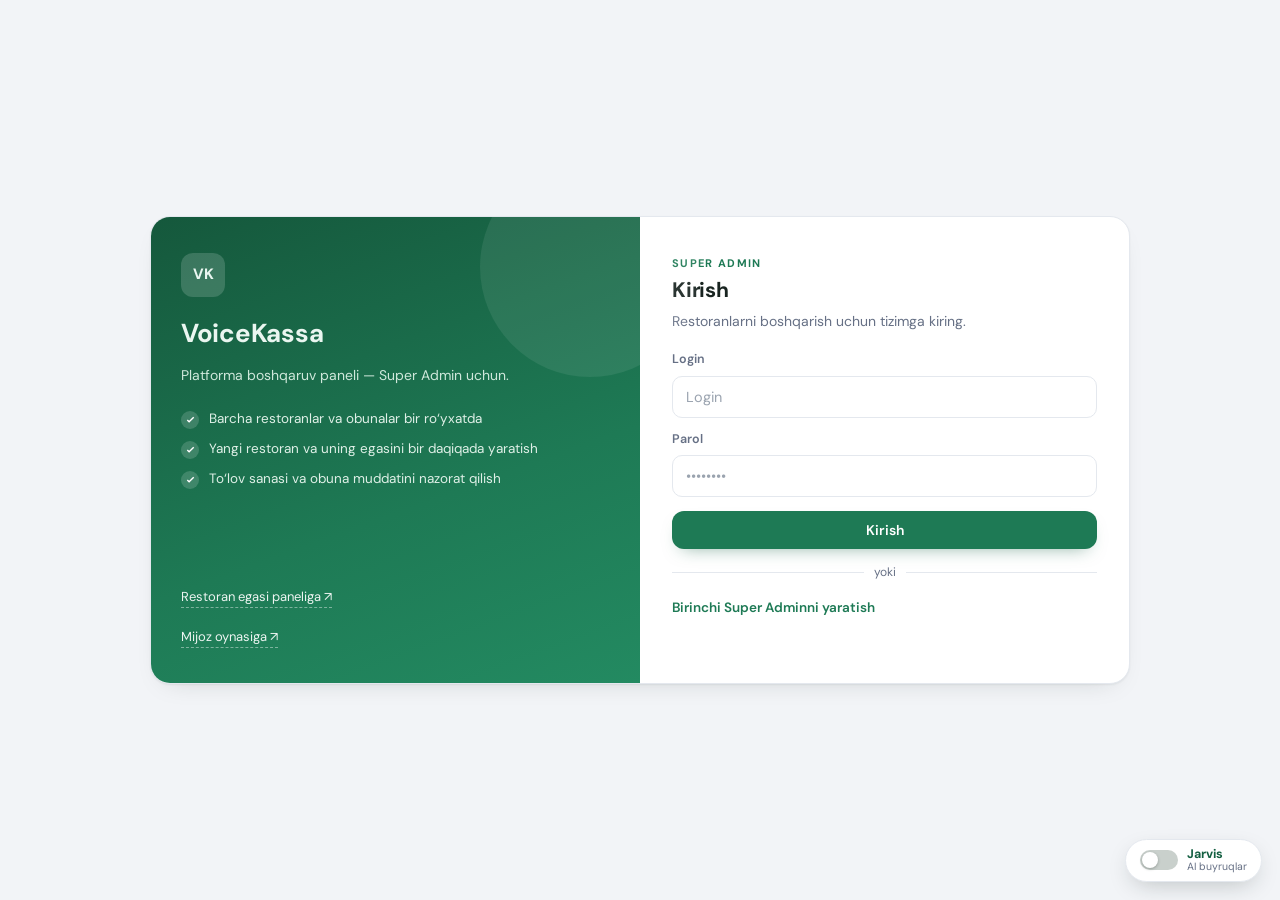
<file: frontend/super-admin.html>
<!doctype html>
<html lang="uz">
<head>
  <meta charset="UTF-8" />
  <meta name="viewport" content="width=device-width, initial-scale=1.0" />
  <meta name="theme-color" content="#f2f4f7" />
  <title>VoiceKassa | Super Admin</title>
  <link rel="stylesheet" href="admin.css?v=5" />
  <script>
    // Kun/Tun (light/dark) rejimini sahifa yuklanishidan OLDIN qo'llaymiz — miltillash bo'lmasligi uchun
    try { document.documentElement.dataset.theme = localStorage.getItem("vk_theme") === "dark" ? "dark" : "light"; } catch (e) {}
  </script>
</head>
<body class="app-bg">
<main>
  <!-- ======================= KIRISH EKRANI ======================= -->
  <section id="super-auth" class="auth-wrap">
    <div class="auth-card">
      <aside class="auth-aside">
        <span class="brand-chip">VK</span>
        <h1>VoiceKassa</h1>
        <p class="tagline">Platforma boshqaruv paneli — Super Admin uchun.</p>
        <ul class="aside-list">
          <li>Barcha restoranlar va obunalar bir ro‘yxatda</li>
          <li>Yangi restoran va uning egasini bir daqiqada yaratish</li>
          <li>To‘lov sanasi va obuna muddatini nazorat qilish</li>
        </ul>
        <div class="aside-foot">
          <a href="admin.html">Restoran egasi paneliga ↗</a><br /><br />
          <a href="index.html">Mijoz oynasiga ↗</a>
        </div>
      </aside>

      <div class="auth-main">
        <span class="step-label">Super Admin</span>
        <h2>Kirish</h2>
        <p class="lead">Restoranlarni boshqarish uchun tizimga kiring.</p>

        <form id="super-login-form" novalidate>
          <div class="field" style="margin-bottom:12px">
            <label for="sa-login">Login</label>
            <input class="ctl" id="sa-login" name="login" autocomplete="username" placeholder="Login" required />
          </div>
          <div class="field" style="margin-bottom:14px">
            <label for="sa-password">Parol</label>
            <input class="ctl" id="sa-password" name="password" type="password" autocomplete="current-password" placeholder="••••••••" required />
          </div>
          <button class="btn btn-primary btn-block" type="submit">Kirish</button>
        </form>

        <div class="divider">yoki</div>
        <button class="text-btn" id="show-first-super-form" type="button">Birinchi Super Adminni yaratish</button>

        <form id="first-super-form" hidden novalidate>
          <div class="form-grid">
            <div class="field"><label>F.I.SH</label><input class="ctl" name="fullName" placeholder="To‘liq ism" required /></div>
            <div class="field"><label>Telefon</label><input class="ctl" name="phoneNumber" type="tel" placeholder="+998 90 123 45 67" /></div>
            <div class="field"><label>Yangi login</label><input class="ctl" name="login" autocomplete="username" placeholder="admin" required /></div>
            <div class="field"><label>Yangi parol</label><input class="ctl" name="password" type="password" autocomplete="new-password" placeholder="••••••••" required /></div>
            <div class="field"><label>O‘rnatish kaliti (faqat production)</label><input class="ctl" name="setupKey" type="password" autocomplete="off" /></div>
          </div>
          <button class="btn btn-primary btn-block" type="submit" style="margin-top:14px">Yaratish</button>
        </form>
        <p class="form-message" id="super-auth-message"></p>
      </div>
    </div>
  </section>
<!-- ======================= DASHBOARD ======================= -->
  <div id="super-dashboard" hidden>
    <div class="shell">
      <aside class="sidebar">
        <div class="side-brand">
          <span class="brand-chip">VK</span>
          <span style="min-width:0"><strong>VoiceKassa</strong><small>Super Admin paneli</small></span>
        </div>
        <nav aria-label="Super Admin menyusi">
          <button class="nav-item active" type="button" data-view="restaurants"><span class="icon-chip">▦</span><span>Restoranlar</span><b class="chev">›</b></button>
          <button class="nav-item" type="button" data-view="create"><span class="icon-chip">＋</span><span>Restoran yaratish</span><b class="chev">›</b></button>
          <button class="nav-item" type="button" data-view="markets"><span class="icon-chip">▤</span><span>Supermarketlar</span><b class="chev">›</b></button>
          <button class="nav-item" type="button" data-view="market-create"><span class="icon-chip">＋</span><span>Supermarket yaratish</span><b class="chev">›</b></button>
          <button class="nav-item" type="button" data-view="system"><span class="icon-chip">⚙</span><span>Tizim sozlamalari</span><b class="chev">›</b></button>
          <button class="nav-item" type="button" data-view="ai"><span class="icon-chip">🤖</span><span>AI yordamchi</span><b class="chev">›</b></button>
        </nav>
        <span class="side-spacer"></span>
        <button class="btn btn-ghost btn-block" id="sa-logout-button" type="button" style="margin-top:10px">Chiqish</button>
        <div class="side-links">
          <a href="admin.html">Restoran egasi paneli ↗</a>
          <a href="index.html">Mijoz oynasi ↗</a>
        </div>
      </aside>

      <main class="content">
        <header class="topbar">
          <div>
            <h1 id="sa-view-title">Restoranlar</h1>
            <p class="topbar-sub" id="sa-view-subtitle">Restoranlar va obunalarni boshqaring.</p>
          </div>
          <span class="flash" id="sa-flash" hidden></span>
          <button class="btn btn-ghost btn-sm" id="theme-toggle" type="button" title="Kun/Tun rejimlarini almashtirish">☀️</button>
        </header>

        <section data-view-panel="restaurants" style="display:flex;flex-direction:column;gap:18px">
          <div class="stats-row">
            <div class="stat stat--g"><small>Jami restoranlar</small><strong class="stat-value" id="sa-total">0</strong><span class="stat-note">platformada</span></div>
            <div class="stat stat--a"><small>Faol obuna</small><strong class="stat-value" id="sa-active">0</strong><span class="stat-note">muddati o‘tmagan</span></div>
            <div class="stat stat--c"><small>Muddati tugagan</small><strong class="stat-value" id="sa-expired">0</strong><span class="stat-note">obuna yangilanishi kerak</span></div>
            <div class="stat stat--v"><small>Passiv</small><strong class="stat-value" id="sa-passive">0</strong><span class="stat-note">vaqtincha o‘chirilgan</span></div>
          </div>

          <article class="card">
            <div class="tools">
              <span class="step-label">RESTORANLAR RO‘YXATI</span>
              <div class="search-box" style="max-width:340px;margin-left:auto">
                <input class="ctl" id="restaurant-search" placeholder="Nom, xo‘jayin yoki telefon bo‘yicha izlash..." />
              </div>
              <button class="btn btn-primary btn-sm" id="show-create-view" type="button">＋ Restoran qo‘shish</button>
            </div>
            <div class="table-wrap">
              <table class="data-table">
                <thead>
                  <tr><th>ID</th><th>Restoran</th><th>Xo‘jayin</th><th>Telefon</th><th>To‘lov summasi</th><th>To‘lov sanasi</th><th>Obuna</th><th>Holati</th><th></th></tr>
                </thead>
                <tbody id="restaurant-list">
                  <tr><td colspan="9" style="text-align:center;color:var(--muted)">Yuklanmoqda...</td></tr>
                </tbody>
              </table>
            </div>
            <div class="pagination-bar" id="restaurant-pagination"></div>
          </article>

        </section>

        <!-- ======================= RESTORAN MA'LUMOTI — ALOHIDA SAHIFA ======================= -->
        <section data-view-panel="restaurant-detail" hidden style="display:flex;flex-direction:column;gap:18px">
          <article class="card" id="restaurant-details">
            <div class="detail-topbar">
              <button class="btn btn-ghost btn-sm" id="restaurant-detail-back" type="button">← Orqaga qaytish</button>
              <span class="step-label">RESTORAN MA’LUMOTI</span>
            </div>
            <div class="card-head">
              <div><h3 id="selected-restaurant">Restoran tanlang</h3></div>
              <div style="display:flex;gap:8px;flex-wrap:wrap" id="owner-actions" hidden>
                <button class="btn btn-ghost btn-sm" id="toggle-owner-status" type="button">Passiv qilish</button>
                <button class="btn btn-ghost btn-sm" id="show-reset-form" type="button">🔑 Login/parolni tiklash</button>
                <button class="btn btn-ghost btn-sm" id="edit-restaurant-owner" type="button">Egani tahrirlash</button>
                <button class="btn btn-ghost btn-sm" id="edit-restaurant-business" type="button">Biznesni tahrirlash</button>
                <button class="btn btn-ghost btn-sm" id="archive-restaurant-business" type="button">Arxivlash</button>
              </div>
            </div>
            <div id="payment-details"><p class="empty" style="margin-top:0">Restoran tanlansangiz, batafsil ma’lumot shu yerda chiqadi.</p></div>
            <form id="restaurant-business-form" hidden novalidate>
              <div class="form-grid" style="margin-top:14px">
                <div class="field"><label for="restaurant-business-name">Restoran nomi</label><input class="ctl" id="restaurant-business-name" required /></div>
                <div class="field"><label for="restaurant-business-phone">Telefon</label><input class="ctl" id="restaurant-business-phone" /></div>
                <div class="field"><label for="restaurant-business-address">Manzil</label><input class="ctl" id="restaurant-business-address" /></div>
              </div>
              <div style="display:flex;gap:10px;margin-top:12px">
                <button class="btn btn-primary btn-sm" type="submit">Saqlash</button>
                <button class="btn btn-ghost btn-sm" type="button" id="cancel-restaurant-business-edit">Bekor qilish</button>
              </div>
              <p class="form-message" id="restaurant-business-message"></p>
            </form>
            <form id="restaurant-owner-form" hidden novalidate>
              <div class="form-grid" style="margin-top:14px">
                <div class="field"><label for="restaurant-owner-name">Ega F.I.SH</label><input class="ctl" id="restaurant-owner-name" required /></div>
                <div class="field"><label for="restaurant-owner-phone">Ega telefoni</label><input class="ctl" id="restaurant-owner-phone" /></div>
                <div class="field"><label for="restaurant-owner-amount">To‘lov summasi</label><input class="ctl" id="restaurant-owner-amount" type="number" min="0" required /></div>
                <div class="field"><label for="restaurant-owner-paid-at">To‘lov sanasi</label><input class="ctl" id="restaurant-owner-paid-at" type="datetime-local" required /></div>
                <div class="field"><label for="restaurant-owner-months">Obuna (oy)</label><input class="ctl" id="restaurant-owner-months" type="number" min="1" max="360" required /></div>
              </div>
              <div style="display:flex;gap:10px;margin-top:12px">
                <button class="btn btn-primary btn-sm" type="submit">Saqlash</button>
                <button class="btn btn-ghost btn-sm" type="button" id="cancel-restaurant-owner-edit">Bekor qilish</button>
              </div>
              <p class="form-message" id="restaurant-owner-message"></p>
            </form>
            <form id="reset-credentials-form" hidden novalidate>
              <div class="form-grid" style="margin-top:14px">
                <div class="field"><label for="new-owner-login">Yangi login (o‘zgarmasa bo‘sh qoldiring)</label><input class="ctl" id="new-owner-login" autocomplete="off" /></div>
                <div class="field"><label for="new-owner-password">Yangi parol (o‘zgarmasa bo‘sh qoldiring)</label><input class="ctl" id="new-owner-password" type="password" autocomplete="new-password" placeholder="••••••••" /></div>
              </div>
              <div style="display:flex;gap:10px;margin-top:12px">
                <button class="btn btn-primary btn-sm" type="submit">Saqlash</button>
                <button class="btn btn-ghost btn-sm" type="button" id="cancel-reset-form">Bekor qilish</button>
              </div>
              <p class="form-message" id="reset-credentials-message"></p>
            </form>
          </article>
          <div class="detail-page-foot">
            <button class="btn btn-ghost btn-block" id="restaurant-detail-back-foot" type="button">← Orqaga qaytish</button>
          </div>
        </section>
<section data-view-panel="markets" hidden style="display:flex;flex-direction:column;gap:18px">
          <div class="stats-row">
            <div class="stat stat--g"><small>Jami supermarketlar</small><strong class="stat-value" id="market-total">0</strong><span class="stat-note">platformada</span></div>
            <div class="stat stat--a"><small>Faol obuna</small><strong class="stat-value" id="market-active">0</strong><span class="stat-note">muddati o‘tmagan</span></div>
            <div class="stat stat--c"><small>Muddati tugagan</small><strong class="stat-value" id="market-expired">0</strong><span class="stat-note">obuna yangilanishi kerak</span></div>
            <div class="stat stat--v"><small>Passiv</small><strong class="stat-value" id="market-passive">0</strong><span class="stat-note">vaqtincha o‘chirilgan</span></div>
          </div>

          <article class="card">
            <div class="tools">
              <span class="step-label">SUPERMARKETLAR RO‘YXATI</span>
              <div class="search-box" style="max-width:340px;margin-left:auto">
                <input class="ctl" id="market-search" placeholder="Nom, xo‘jayin yoki telefon bo‘yicha izlash..." />
              </div>
              <button class="btn btn-primary btn-sm" id="show-create-market-view" type="button">＋ Supermarket qo‘shish</button>
            </div>
            <div class="table-wrap">
              <table class="data-table">
                <thead>
                  <tr><th>ID</th><th>Supermarket</th><th>Xo‘jayin</th><th>Telefon</th><th>To‘lov summasi</th><th>To‘lov sanasi</th><th>Obuna</th><th>Holati</th><th></th></tr>
                </thead>
                <tbody id="market-list">
                  <tr><td colspan="9" style="text-align:center;color:var(--muted)">Yuklanmoqda...</td></tr>
                </tbody>
              </table>
            </div>
            <div class="pagination-bar" id="market-pagination"></div>
          </article>
        </section>

        <!-- ======================= SUPERMARKET MA'LUMOTI — ALOHIDA SAHIFA ======================= -->
        <section data-view-panel="market-detail" hidden style="display:flex;flex-direction:column;gap:18px">
          <article class="card" id="market-details">
            <div class="detail-topbar">
              <button class="btn btn-ghost btn-sm" id="market-detail-back" type="button">← Orqaga qaytish</button>
              <span class="step-label">SUPERMARKET MA’LUMOTI</span>
            </div>
            <div class="card-head">
              <div><h3 id="selected-market">Supermarket tanlang</h3></div>
              <div style="display:flex;gap:8px;flex-wrap:wrap" id="market-owner-actions" hidden>
                <button class="btn btn-ghost btn-sm" id="market-toggle-status" type="button">Passiv qilish</button>
                <button class="btn btn-ghost btn-sm" id="market-show-reset-form" type="button">🔑 Login/parolni tiklash</button>
                <button class="btn btn-ghost btn-sm" id="edit-market-owner" type="button">Egani tahrirlash</button>
                <button class="btn btn-ghost btn-sm" id="edit-market-business" type="button">Biznesni tahrirlash</button>
                <button class="btn btn-ghost btn-sm" id="archive-market-business" type="button">Arxivlash</button>
              </div>
            </div>
            <div id="market-payment-details"><p class="empty" style="margin-top:0">Supermarket tanlansangiz, batafsil ma’lumot shu yerda chiqadi.</p></div>
            <form id="market-business-form" hidden novalidate>
              <div class="form-grid" style="margin-top:14px">
                <div class="field"><label for="market-business-name">Supermarket nomi</label><input class="ctl" id="market-business-name" required /></div>
                <div class="field"><label for="market-business-phone">Telefon</label><input class="ctl" id="market-business-phone" /></div>
                <div class="field"><label for="market-business-address">Manzil</label><input class="ctl" id="market-business-address" /></div>
              </div>
              <div style="display:flex;gap:10px;margin-top:12px">
                <button class="btn btn-primary btn-sm" type="submit">Saqlash</button>
                <button class="btn btn-ghost btn-sm" type="button" id="cancel-market-business-edit">Bekor qilish</button>
              </div>
              <p class="form-message" id="market-business-message"></p>
            </form>
            <form id="market-owner-form" hidden novalidate>
              <div class="form-grid" style="margin-top:14px">
                <div class="field"><label for="market-owner-name">Ega F.I.SH</label><input class="ctl" id="market-owner-name" required /></div>
                <div class="field"><label for="market-owner-phone">Ega telefoni</label><input class="ctl" id="market-owner-phone" /></div>
                <div class="field"><label for="market-owner-amount">To‘lov summasi</label><input class="ctl" id="market-owner-amount" type="number" min="0" required /></div>
                <div class="field"><label for="market-owner-paid-at">To‘lov sanasi</label><input class="ctl" id="market-owner-paid-at" type="datetime-local" required /></div>
                <div class="field"><label for="market-owner-months">Obuna (oy)</label><input class="ctl" id="market-owner-months" type="number" min="1" max="360" required /></div>
              </div>
              <div style="display:flex;gap:10px;margin-top:12px">
                <button class="btn btn-primary btn-sm" type="submit">Saqlash</button>
                <button class="btn btn-ghost btn-sm" type="button" id="cancel-market-owner-edit">Bekor qilish</button>
              </div>
              <p class="form-message" id="market-owner-message"></p>
            </form>
            <form id="market-reset-credentials-form" hidden novalidate>
              <div class="form-grid" style="margin-top:14px">
                <div class="field"><label for="new-market-login">Yangi login (o‘zgarmasa bo‘sh qoldiring)</label><input class="ctl" id="new-market-login" autocomplete="off" /></div>
                <div class="field"><label for="new-market-password">Yangi parol (o‘zgarmasa bo‘sh qoldiring)</label><input class="ctl" id="new-market-password" type="password" autocomplete="new-password" placeholder="••••••••" /></div>
              </div>
              <div style="display:flex;gap:10px;margin-top:12px">
                <button class="btn btn-primary btn-sm" type="submit">Saqlash</button>
                <button class="btn btn-ghost btn-sm" type="button" id="market-reset-cancel">Bekor qilish</button>
              </div>
              <p class="form-message" id="market-reset-message"></p>
            </form>
          </article>
          <div class="detail-page-foot">
            <button class="btn btn-ghost btn-block" id="market-detail-back-foot" type="button">← Orqaga qaytish</button>
          </div>
        </section>

        <section class="cards-grid" data-view-panel="create" hidden>
          <article class="card">
            <div class="card-head"><div><span class="step-label">YANGI RESTORAN</span><h3>Restoran va egasini qo‘shish</h3><p class="sub">Yaratilgandan keyin egasiga login/parolni bering.</p></div></div>
            <form id="restaurant-create-form" novalidate>
              <div class="form-grid">
                <div class="field"><label>Restoran nomi</label><input class="ctl" name="restaurantName" placeholder="Masalan: Bahor restorani" required /></div>
                <div class="field"><label>Xo‘jayin F.I.SH</label><input class="ctl" name="ownerFullName" placeholder="Aliyev Alisher" required /></div>
                <div class="field"><label>Telefon</label><input class="ctl" name="ownerPhoneNumber" type="tel" placeholder="+998 90 123 45 67" required /></div>
                <div class="field"><label>To‘lov summasi</label><input class="ctl" name="subscriptionAmount" type="number" min="0" placeholder="500000" required /></div>
                <div class="field"><label>To‘lov sanasi</label><input class="ctl" name="paymentPaidAt" type="datetime-local" required /></div>
                <div class="field"><label>Obuna (oy)</label><input class="ctl" name="subscriptionMonths" type="number" min="1" value="1" required /></div>
                <div class="field"><label>Login</label><input class="ctl" name="login" autocomplete="off" required /></div>
                <div class="field"><label>Parol</label><input class="ctl" name="password" type="password" autocomplete="new-password" required /></div>
              </div>
              <button class="btn btn-primary" type="submit" style="margin-top:14px">Yaratish</button>
              <p class="form-message" id="restaurant-create-message"></p>
            </form>
          </article>
        </section>

        <section class="cards-grid" data-view-panel="market-create" hidden>
          <article class="card">
            <div class="card-head"><div><span class="step-label">YANGI SUPERMARKET</span><h3>Supermarket va egasini qo‘shish</h3><p class="sub">Yaratilgandan keyin egasiga login/parolni bering.</p></div></div>
            <form id="market-create-form" novalidate>
              <div class="form-grid">
                <div class="field"><label>Supermarket nomi</label><input class="ctl" name="marketName" placeholder="Masalan: Korzinka supermarket" required /></div>
                <div class="field"><label>Xo‘jayin F.I.SH</label><input class="ctl" name="ownerFullName" placeholder="Aliyev Alisher" required /></div>
                <div class="field"><label>Telefon</label><input class="ctl" name="ownerPhoneNumber" type="tel" placeholder="+998 90 123 45 67" required /></div>
                <div class="field"><label>To‘lov summasi</label><input class="ctl" name="subscriptionAmount" type="number" min="0" placeholder="500000" required /></div>
                <div class="field"><label>To‘lov sanasi</label><input class="ctl" name="paymentPaidAt" type="datetime-local" required /></div>
                <div class="field"><label>Obuna (oy)</label><input class="ctl" name="subscriptionMonths" type="number" min="1" value="1" required /></div>
                <div class="field"><label>Login</label><input class="ctl" name="login" autocomplete="off" required /></div>
                <div class="field"><label>Parol</label><input class="ctl" name="password" type="password" autocomplete="new-password" required /></div>
              </div>
              <button class="btn btn-primary" type="submit" style="margin-top:14px">Yaratish</button>
              <p class="form-message" id="market-create-message"></p>
            </form>
          </article>
        </section>

        <section class="placeholder" data-view-panel="system" hidden>
          <span class="step-label">Tizim</span>
          <h2>Tizim sozlamalari</h2>
          <p>Super Admin uchun platforma boshqaruv sozlamalari shu yerda bo‘ladi.</p>
        </section>

        <!-- ======================= AI YORDAMCHI (ovozli) ======================= -->
        <section class="cards-grid" data-view-panel="ai" hidden>
          <article class="card card--wide">
            <div class="card-head">
              <div>
                <span class="step-label">OVOZLI AI YORDAMCHI</span>
                <h3>AI bilan suhbat</h3>
                <p class="sub">Pastki o‘ng burchakdagi <strong>Jarvis</strong> switchni qo‘lda yoqganingizda panel <strong>doimiy eshitib turadi</strong> — 🎤 bosmasdan shunchaki “restoranlar ro‘yxatini och” deb gapiring (yoki yozing) va buyruq ajratiladi. Buyruq tanilmasa, gap oddiy AI savoli sifatida javob oladi. Jarvis qo‘lda yoqilmaguncha eshitmaydi.</p>
              </div>
              <label class="ai-voice-toggle" title="Javobni ovoz bilan o‘qish">
                <input type="checkbox" id="ai-voice-toggle" checked />
                <span>🔊 Ovozli javob</span>
              </label>
            </div>
            <div class="ai-chat" id="sa-ai-messages" aria-live="polite"></div>
            <div class="ai-composer">
              <input class="ctl" id="sa-ai-input" placeholder="Savolingizni yozing yoki mikrofondan gapiring..." autocomplete="off" />
              <button class="btn btn-ghost" id="sa-ai-lang" type="button" title="Mikrofon tan olish tili (uz/ru)">uz</button>
              <button class="btn btn-ghost" id="sa-ai-mic" type="button" title="Mikrofon bilan gapirish">🎤</button>
              <button class="btn btn-primary" id="sa-ai-send" type="button">Yuborish</button>
            </div>
            <p class="form-message" id="sa-ai-message"></p>
          </article>
        </section>
      </main>
    </div>
  </div>
</main>

<!-- ======================= JARVIS AI switch (pastki o'ng burchak) ======================= -->
<label id="jarvis-wrap" class="jarvis-toggle" title="Jarvisni qo‘lda yoqing — panel doimiy eshitadi. Shunchaki gapiring: 'restoranlar ro‘yxatini och' yoki 'AI, supermarket qo‘sh' (vaqf so‘zi shart emas). Buyruq tanilmagan gaplar oddiy AI savoli sifatida javob oladi.">
  <input type="checkbox" id="jarvis-toggle" role="switch" aria-label="Jarvis AI buyruqlarni yoqish" />
  <span class="jarvis-toggle__knob" aria-hidden="true"></span>
  <span class="jarvis-toggle__label"><strong>Jarvis</strong><small>AI buyruqlar</small></span>
</label>

<script src="super-admin.js?v=5"></script>
</body>
</html>
</file>
<file: frontend/admin.css>
/* ============================================================
   VoiceKassa — Admin / Super Admin panellari uchun alohida stil.
   Zamonaviy dashboard: chap sidebar, yorug' fon, statistika
   kartochkalari (Toast/Tabby uslubi).
   Diqqat: mijoz sahifalari (index/menu) eski styles.css bilan
   ishlashda davom etadi — bu fayl faqat admin panellarga tegishli.
   ============================================================ */
@import url('https://fonts.googleapis.com/css2?family=DM+Sans:wght@400;500;600;700&display=swap');

body.super-admin-readonly .content form,
body.super-admin-readonly .content button:not(#theme-toggle){
  display:none!important;
}
body.super-admin-readonly .content input,
body.super-admin-readonly .content textarea{
  pointer-events:none;
}

:root{
  --bg:#f2f4f7; --panel:#fff; --line:#e4e8ee; --ink:#182420; --muted:#667085;
  --green:#1e7a55; --green-dark:#135f41; --green-soft:#e8f4ee;
  --coral:#d96f53; --coral-soft:#fceee9;
  --amber:#b3771f; --amber-soft:#fbf1de;
  --red:#bb3a30; --red-soft:#fdecea;
  --radius:14px; --radius-sm:10px;
  --shadow:0 1px 2px rgba(23,36,31,.06), 0 10px 28px -18px rgba(23,36,31,.25);
}
*,*::before,*::after{box-sizing:border-box}
html,body{margin:0;padding:0}
[hidden]{display:none!important}
body.app-bg{background:var(--bg);color:var(--ink);font-family:'DM Sans',system-ui,-apple-system,'Segoe UI',sans-serif;font-size:15px;line-height:1.55;-webkit-font-smoothing:antialiased;min-height:100vh}
img{max-width:100%;display:block}
a{color:var(--green)}
button{font-family:inherit}
::-webkit-scrollbar{width:10px;height:10px}
::-webkit-scrollbar-thumb{background:#cdd4dd;border-radius:8px}

.step-label{display:inline-block;font-size:11px;font-weight:700;letter-spacing:.12em;text-transform:uppercase;color:var(--green)}
.muted{color:var(--muted)}

/* ---------- Tugmalar ---------- */
.btn{display:inline-flex;align-items:center;justify-content:center;gap:8px;border:1px solid transparent;border-radius:12px;padding:11px 18px;font-size:14px;font-weight:600;cursor:pointer;transition:.18s ease;line-height:1}
.btn-primary{background:var(--green);color:#fff;box-shadow:0 8px 18px -10px rgba(19,95,65,.55)}
.btn-primary:hover{background:var(--green-dark);transform:translateY(-1px)}
.btn-danger{background:var(--red-soft);border-color:#f0c4bf;color:var(--red)}
.btn-danger:hover{background:var(--red);border-color:var(--red);color:#fff}
.btn-ghost{background:#fff;border-color:var(--line);color:var(--ink)}
.btn-ghost:hover{border-color:var(--green);color:var(--green)}
.btn-sm{padding:7px 12px;font-size:13px;border-radius:10px}
.btn-block{width:100%}

/* ---------- Formalar ---------- */
.field{display:flex;flex-direction:column;gap:6px;margin-bottom:2px}
.field>label{font-size:12.5px;font-weight:600;color:var(--muted)}
.ctl{width:100%;border:1px solid var(--line);background:#fff;border-radius:var(--radius-sm);padding:11px 13px;font-size:14.5px;font-family:inherit;color:var(--ink);outline:none;transition:border-color .15s,box-shadow .15s}
.ctl::placeholder{color:#9aa3af}
.ctl:focus{border-color:var(--green);box-shadow:0 0 0 3px rgba(30,122,85,.14)}

.mode-tabs{display:flex;gap:4px;background:#eaedf2;padding:4px;border-radius:12px;margin-bottom:18px}
.mode-tab{flex:1;border:0;background:transparent;color:var(--muted);padding:9px 10px;border-radius:9px;font-size:13.5px;font-weight:600;cursor:pointer;transition:.15s}
.mode-tab.active{background:#fff;color:var(--ink);box-shadow:0 1px 2px rgba(23,36,31,.12)}

.form-message{min-height:20px;margin:10px 0 0;font-size:13.5px;color:var(--muted)}
.form-message.ok{color:var(--green)}
.form-message.err{color:var(--red)}

.pill{display:inline-flex;align-items:center;gap:6px;padding:3px 10px;border-radius:999px;font-size:12px;font-weight:600;white-space:nowrap}
.pill::before{content:'';width:6px;height:6px;border-radius:50%;background:currentColor}
.pill--ok{background:var(--green-soft);color:var(--green-dark)}
.pill--warn{background:var(--amber-soft);color:var(--amber)}
.pill--off{background:#eef0f3;color:var(--muted)}
.pill--bad{background:var(--red-soft);color:var(--red)}
/* ---------- Oshxona buyurtmasi: tarkibi jadvali va qabul qilish tugmasi ---------- */
.kitchen-order .item-body { gap: 4px; }
.kitchen-order .order-items-table { margin: 6px 0; }
.kitchen-order .item-end { align-self: center; flex-wrap: wrap; gap: 8px; justify-content: flex-end; }
.kitchen-order .cell-act { width: 44px; text-align: right; }
.kitchen-order .muted { color: var(--muted); }
/* 3 ustunli buyurtma jadvali (menyu + oshxona bir xil ko'rinish) */
.order-items-table { width: 100%; border-collapse: collapse; font-size: 13px; background: var(--panel); color: var(--ink); border: 1px solid var(--line); border-radius: var(--radius-sm); overflow: hidden; }
.order-items-table th, .order-items-table td { padding: 8px 11px; text-align: left; border-bottom: 1px solid var(--line); }
.order-items-table thead th { background: var(--green-soft); color: var(--green-dark); font-size: 11px; letter-spacing: .5px; text-transform: uppercase; }
.order-items-table .cell-qty { white-space: nowrap; font-variant-numeric: tabular-nums; }
.order-items-table .cell-qty .qty-value { display: inline-block; min-width: 22px; text-align: center; font-weight: 600; }
.order-items-table .cell-sum { text-align: right; white-space: nowrap; font-variant-numeric: tabular-nums; }
.order-items-table tbody tr:last-child td { border-bottom: 0; }
.order-items-table tfoot td { font-weight: 700; border-top: 2px solid var(--line); border-bottom: 0; }
.order-items-table tfoot td:last-child { text-align: right; }
.qty-btn { width: 24px; height: 24px; border: 1px solid var(--line); border-radius: 50%; background: #fff; color: var(--green); font-size: 15px; line-height: 1; cursor: pointer; }
.qty-btn:hover { border-color: var(--green); }
.receipt .order-items-table { margin: 10px 0 0; }
.receipt-note { margin: 8px 0 0; font-size: 13px; color: var(--green); font-weight: 600; }
/* ---------- Kirish (auth) ekrani ---------- */
.auth-wrap{min-height:100vh;display:flex;align-items:center;justify-content:center;padding:32px 18px}
.auth-card{width:min(980px,100%);display:grid;grid-template-columns:1fr 1fr;background:var(--panel);border-radius:20px;overflow:hidden;border:1px solid var(--line);box-shadow:var(--shadow)}
.auth-aside{position:relative;background:linear-gradient(160deg,#15583c,#1e7a55 60%,#238a61);color:#eaf6f0;padding:36px 30px;display:flex;flex-direction:column;gap:12px}
.auth-aside::after{content:'';position:absolute;top:-60px;right:-60px;width:220px;height:220px;border-radius:50%;background:rgba(255,255,255,.08)}
.brand-chip{width:44px;height:44px;border-radius:12px;background:rgba(255,255,255,.16);display:grid;place-items:center;font-weight:800}
.auth-aside h1{margin:4px 0 0;font-size:26px;letter-spacing:-.01em}
.auth-aside .tagline{margin:0;color:#cfe8db;font-size:14px}
.aside-list{list-style:none;margin:10px 0 0;padding:0;display:flex;flex-direction:column;gap:10px;font-size:13.5px;color:#dff0e7}
.aside-list li{display:flex;gap:10px;align-items:flex-start;line-height:1.45}
.aside-list li::before{content:'';flex:0 0 auto;width:18px;height:18px;border-radius:50%;background:rgba(255,255,255,.16);margin-top:2px;background-image:url("data:image/svg+xml,%3Csvg xmlns='http://www.w3.org/2000/svg' viewBox='0 0 24 24' fill='none' stroke='white' stroke-width='3'%3E%3Cpath d='M5 13l4 4L19 7'/%3E%3C/svg%3E");background-size:11px;background-repeat:no-repeat;background-position:center}
.aside-foot{margin-top:auto;padding-top:22px;font-size:13px}
.aside-foot a{color:#fff;text-decoration:none;opacity:.92;border-bottom:1px dashed rgba(255,255,255,.45);padding-bottom:2px}

.auth-main{padding:34px 32px}
.auth-main h2{margin:0 0 4px;font-size:21px;letter-spacing:-.01em}
.auth-main .lead{margin:0 0 18px;color:var(--muted);font-size:14px}
.divider{display:flex;align-items:center;gap:10px;color:var(--muted);font-size:12px;margin:14px 0}
.divider::before,.divider::after{content:'';height:1px;background:var(--line);flex:1}
.text-btn{background:none;border:0;color:var(--green);font-size:13.5px;font-weight:600;cursor:pointer;padding:0}
.text-btn:hover{text-decoration:underline}

/* ---------- Ish maydoni: sidebar + kontent ---------- */
.shell{display:grid;grid-template-columns:264px 1fr;min-height:100vh}
.sidebar{position:sticky;top:0;height:100vh;z-index:70;display:flex;flex-direction:column;gap:6px;background:var(--panel);border-right:1px solid var(--line);padding:22px 16px}
.side-brand{display:flex;gap:12px;align-items:center;padding:2px 8px 16px;border-bottom:1px solid var(--line);margin-bottom:10px;min-width:0}
.side-brand .brand-chip{background:var(--green-soft);color:var(--green-dark)}
.side-brand strong{display:block;font-size:14.5px;letter-spacing:-.01em;white-space:nowrap;overflow:hidden;text-overflow:ellipsis}
.side-brand small{color:var(--muted);font-size:12px}
.nav-item{display:flex;align-items:center;gap:11px;width:100%;border:0;background:transparent;text-align:left;padding:10px;border-radius:11px;font-size:14px;font-weight:500;color:#3f4a45;cursor:pointer;transition:.15s}
.nav-item:hover{background:#f2f5f3;color:var(--ink)}
.nav-item.active{background:var(--green-soft);color:var(--green-dark);font-weight:600}
.icon-chip{flex:0 0 auto;width:30px;height:30px;border-radius:9px;background:#f0f3f1;display:grid;place-items:center;font-size:15px;color:#5d6b64}
.nav-item.active .icon-chip{background:#fff}
.nav-item .chev{margin-left:auto;color:#aab3ac;font-weight:400}
/* ---------- Yon tomonga ochiladigan flyout submenyu ---------- */
.nav-group{display:flex;flex-direction:column;position:relative}
.nav-group .chev{transition:transform .18s}
.nav-group.open .chev{transform:rotate(90deg)}
.nav-group:not(.open) .subnav{display:none}
.subnav{
  position:absolute;left:calc(100% + 14px);top:-10px;z-index:60;
  display:flex;flex-direction:column;gap:4px;min-width:200px;padding:8px;
  background:var(--panel);border:1px solid var(--line);border-radius:14px;
  box-shadow:0 14px 34px -14px rgba(23,36,31,.38);
}
.subnav::before{
  content:'';position:absolute;left:-7px;top:20px;width:12px;height:12px;
  background:var(--panel);border-left:1px solid var(--line);border-bottom:1px solid var(--line);
  transform:rotate(45deg);
}
.subnav .nav-item{border-radius:10px;padding:9px 12px;font-size:13.5px}
.subnav .nav-item .icon-chip{width:26px;height:26px;font-size:13px}
.side-spacer{flex:1}
.side-links{display:flex;flex-direction:column;gap:8px;font-size:12.5px;padding:14px 8px 0;border-top:1px solid var(--line)}
.side-links a{text-decoration:none;color:var(--muted)}
.side-links a:hover{color:var(--green)}

.content{padding:26px 30px 40px;display:flex;flex-direction:column;gap:20px}
.topbar{display:flex;align-items:flex-end;justify-content:space-between;gap:14px;flex-wrap:wrap}
.topbar h1{margin:0;font-size:23px;letter-spacing:-.02em}
.topbar-sub{margin:2px 0 0;color:var(--muted);font-size:13.5px}
.flash{background:var(--green-soft);border:1px solid #cfe6da;color:var(--green-dark);font-size:13px;font-weight:500;padding:8px 14px;border-radius:999px}
.flash.err{background:var(--red-soft);border-color:#f3c9c4;color:var(--red)}

.stats-row{display:grid;grid-template-columns:repeat(auto-fit,minmax(170px,1fr));gap:14px}
.stat{position:relative;background:var(--panel);border:1px solid var(--line);border-radius:var(--radius);box-shadow:var(--shadow);padding:16px 16px 14px;overflow:hidden}
.stat::before{content:'';position:absolute;left:0;top:0;bottom:0;width:4px;background:var(--green)}
.stat--c::before{background:var(--coral)}
.stat--a::before{background:var(--amber)}
.stat--v::before{background:#7048c8}
.stat small{display:block;color:var(--muted);font-size:12px;font-weight:600}
.stat-value{display:block;font-size:22px;font-weight:700;letter-spacing:-.02em;margin-top:6px}
.stat-note{display:block;color:#98a1ab;font-size:11.5px;margin-top:2px}
/* ---------- Kartochka va panellar ---------- */
.cards-grid{display:grid;grid-template-columns:repeat(2,minmax(0,1fr));gap:18px}
.card{background:var(--panel);border:1px solid var(--line);border-radius:var(--radius);box-shadow:var(--shadow);padding:20px}
.card-head{display:flex;align-items:flex-start;justify-content:space-between;gap:10px;margin-bottom:14px}
.card-head h3{margin:2px 0;font-size:16.5px;letter-spacing:-.01em}
.card-head .sub{margin:0;color:var(--muted);font-size:12.5px}
.form-grid{display:grid;grid-template-columns:1fr 1fr;gap:12px}

.thumb-preview{width:100%;height:96px;border:1px dashed #cfd6de;border-radius:12px;display:grid;place-items:center;color:#9aa3af;font-size:12.5px;overflow:hidden;margin-top:2px;background:#fbfcfd}
.thumb-preview img{width:100%;height:100%;object-fit:cover}

.items{display:flex;flex-direction:column;gap:10px;margin-top:14px}
.item{display:flex;align-items:center;gap:12px;border:1px solid var(--line);border-radius:12px;padding:10px 12px;background:#fcfdfc}
.item-thumb{width:46px;height:46px;border-radius:10px;object-fit:cover;flex:0 0 auto;background:#eef1ee}
.item-body{display:flex;flex-direction:column;min-width:0}
.item-body strong{font-size:14px;white-space:nowrap;overflow:hidden;text-overflow:ellipsis}
.item-body small{color:var(--muted);font-size:12px}
.item-end{margin-left:auto;display:flex;align-items:center;gap:8px;white-space:nowrap;color:var(--ink)}
.empty{margin:14px 0 0;padding:16px 14px;border:1px dashed #d5dbe3;border-radius:12px;color:var(--muted);font-size:13px;text-align:center;background:#fcfdfd}

.tools{display:flex;align-items:center;gap:12px;flex-wrap:wrap;margin-bottom:14px}
.search-box{position:relative;flex:1;min-width:220px}
.search-box .ctl{padding-left:36px}
.search-box::before{content:'🔍';position:absolute;left:11px;top:50%;transform:translateY(-52%);font-size:13px;opacity:.75}

.table-wrap{overflow-x:auto;border:1px solid var(--line);border-radius:12px}
.data-table{width:100%;border-collapse:collapse;font-size:13.5px;min-width:820px}
.data-table th{background:#f6f8f9;text-align:left;font-size:11.5px;letter-spacing:.06em;text-transform:uppercase;color:#66707a;font-weight:700;padding:11px 14px;border-bottom:1px solid var(--line);white-space:nowrap}
.data-table td{padding:12px 14px;border-bottom:1px solid var(--line);vertical-align:middle}
.data-table tbody tr:last-child td{border-bottom:0}
.data-table tbody tr.rowlink{cursor:pointer;transition:background .12s}
.data-table tbody tr.rowlink:hover{background:#f7faf8}
.data-table tbody tr.row-selected{background:var(--green-soft)}
.data-table strong{font-size:14px}
.data-table td small{display:block;color:var(--muted);font-size:11.5px;margin-top:1px}
.cell-loading{color:#a5adb6;font-size:12.5px}

.detail-grid{display:grid;grid-template-columns:repeat(auto-fill,minmax(190px,1fr));gap:12px;margin-top:4px}
.detail-item{border:1px solid var(--line);border-radius:12px;padding:12px 14px;background:#fcfdfc}
.detail-item small{display:block;color:var(--muted);font-size:11px;letter-spacing:.04em;text-transform:uppercase;font-weight:700}
.detail-item strong{display:block;margin-top:5px;font-size:14.5px;word-break:break-word}

/* ---------- Stollar ro'yxati (tablitsa) ---------- */
.card--wide .data-table--compact,
.data-table--compact{min-width:520px}
.table-num{color:var(--muted);font-weight:600}

/* ---------- Alohida sahifa: stol/xodim profili ---------- */
.detail-topbar{display:flex;align-items:center;justify-content:space-between;gap:10px;margin-bottom:14px}
.detail-topbar .step-label{color:var(--muted)}
.table-detail-hero{display:flex;gap:18px;align-items:center;flex-wrap:wrap;margin-bottom:16px}
.table-detail-cover{width:190px;height:126px;border-radius:14px;object-fit:cover;border:1px solid var(--line);background:#eef1ee;flex:0 0 auto}
.table-detail-headline{flex:1;min-width:170px}
.table-detail-headline h3{margin:0 0 3px;font-size:19px;letter-spacing:-.01em}
.table-detail-headline .sub{margin:0}
.detail-page-foot{margin-top:18px;padding-top:14px;border-top:1px solid var(--line)}

/* ---------- Ovozli AI yordamchi (Super Admin) ---------- */
.ai-chat{display:flex;flex-direction:column;gap:11px;background:#f7f9f8;border:1px solid var(--line);border-radius:14px;padding:14px;max-height:360px;overflow-y:auto;min-height:130px}
.ai-msg{max-width:84%;display:flex;flex-direction:column;gap:3px;animation:aiFade .2s ease}
.ai-msg--user{align-self:flex-end}
.ai-msg--bot{align-self:flex-start}
.ai-msg__head{display:flex;align-items:center;gap:8px;flex-wrap:wrap}
.ai-msg__label{font-size:11px;font-weight:700;color:var(--muted)}
.ai-msg__stats{font-size:10.5px;font-weight:600;color:var(--muted);opacity:.85;background:#eef3ef;border-radius:6px;padding:1px 7px;font-variant-numeric:tabular-nums}
.ai-msg>div:not(.ai-msg__head){background:#fff;border:1px solid var(--line);border-radius:12px;padding:9px 13px;font-size:14px;line-height:1.5;white-space:pre-wrap;word-break:break-word}
.ai-msg--user>div:not(.ai-msg__head){background:var(--green);border-color:var(--green);color:#fff;border-bottom-right-radius:4px}
.ai-msg--bot>div:not(.ai-msg__head){background:#fff;border-bottom-left-radius:4px}
.ai-table{border-collapse:collapse;margin:8px 0;font-size:13px;max-width:100%;display:block;overflow-x:auto}
.ai-table th,.ai-table td{border:1px solid var(--line);padding:4px 9px;text-align:left}
.ai-table th{background:#eef3ef;font-weight:700;white-space:nowrap}
.ai-composer{display:flex;gap:8px;margin-top:12px}
.ai-composer .ctl{flex:1;min-width:0}
.ai-composer .btn{flex:0 0 auto}
.ai-voice-toggle{display:inline-flex;align-items:center;gap:7px;font-size:13px;font-weight:600;color:var(--muted);cursor:pointer;background:#f2f5f3;border:1px solid var(--line);border-radius:999px;padding:7px 13px;user-select:none}
.ai-voice-toggle input{accent-color:var(--green);cursor:pointer}
@keyframes aiFade{from{opacity:0;transform:translateY(4px)}to{opacity:1;transform:none}}

/* ---------- JARVIS AI switch (pastki o'ng burchak) ---------- */
.jarvis-toggle{position:fixed;right:18px;bottom:18px;z-index:1200;display:inline-flex;align-items:center;gap:9px;background:var(--panel);border:1px solid var(--line);border-radius:999px;box-shadow:0 8px 24px -8px rgba(23,36,31,.28);padding:8px 14px;cursor:pointer;user-select:none;transition:border-color .18s,background .18s}
.jarvis-toggle input{position:absolute;opacity:0;width:0;height:0;overflow:hidden}
.jarvis-toggle__knob{position:relative;width:38px;height:20px;border-radius:20px;background:#c9d0cc;flex:0 0 auto;transition:background .2s}
.jarvis-toggle__knob::after{content:"";position:absolute;top:2px;left:2px;width:16px;height:16px;border-radius:50%;background:#fff;transition:transform .2s;box-shadow:0 1px 3px rgba(23,36,31,.3)}
.jarvis-toggle input:checked + .jarvis-toggle__knob{background:var(--green)}
.jarvis-toggle input:checked + .jarvis-toggle__knob::after{transform:translateX(18px)}
.jarvis-toggle__label{display:flex;flex-direction:column;line-height:1.1;font-size:12.5px}
.jarvis-toggle__label strong{font-weight:700;color:var(--green-dark)}
.jarvis-toggle__label small{color:var(--muted);font-size:10.5px}
.jarvis-toggle--on{background:var(--green);border-color:var(--green-dark);color:#fff}
.jarvis-toggle--on .jarvis-toggle__label strong{color:#fff}
.jarvis-toggle--on .jarvis-toggle__label small{color:rgba(255,255,255,.85)}
.jarvis-toggle--listening .jarvis-toggle__knob{animation:jarvisPulse 1.2s ease-in-out infinite}
@keyframes jarvisPulse{0%,100%{box-shadow:0 0 0 0 rgba(46,204,113,.45)}50%{box-shadow:0 0 0 6px rgba(46,204,113,0)}}

/* Jarvis toast — buyruq tasdiqlari/xatoliklari har qanday bo'limdan ko'rinadi */
.jarvis-toast{display:none;position:fixed;left:50%;bottom:84px;transform:translateX(-50%);max-width:min(560px,90vw);padding:10px 18px;border-radius:12px;background:#14341f;color:#d8ffe4;border:1px solid #2f7a4c;font-size:14px;line-height:1.45;z-index:3000;box-shadow:0 8px 24px rgba(0,0,0,.35);pointer-events:none}
.jarvis-toast--err{background:#3a1518;color:#ffd9dc;border-color:#8a3a42}

.placeholder{background:var(--panel);border:1px solid var(--line);border-left:4px solid var(--green);border-radius:var(--radius);box-shadow:var(--shadow);padding:26px}
.placeholder h2{margin:4px 0 6px;font-size:19px}
.placeholder p{margin:0;color:var(--muted);font-size:14px;max-width:560px}

/* ---------- Xodimlar ro'yxati (kengaytirilgan) ---------- */
.card--wide{grid-column:1/-1}
.card--wide .data-table{min-width:960px}
.tools-title{display:flex;align-items:center;gap:10px}
.count-badge{display:inline-flex;align-items:center;justify-content:center;min-width:28px;height:22px;padding:0 10px;border-radius:999px;background:var(--green-soft);color:var(--green-dark);font-size:12px;font-weight:700}
.toolbar-row{display:flex;align-items:center;gap:10px;flex-wrap:wrap;margin:0 0 14px}
.filter-chips{display:inline-flex;gap:4px;background:#eaedf2;padding:4px;border-radius:12px}
.chip{border:0;background:transparent;color:var(--muted);padding:7px 14px;border-radius:9px;font-size:13px;font-weight:600;cursor:pointer;transition:.15s;white-space:nowrap}
.chip:hover{color:var(--ink)}
.chip.active{background:#fff;color:var(--ink);box-shadow:0 1px 2px rgba(23,36,31,.12)}
.ctl--sm{padding:8px 12px;font-size:13.5px;width:auto;min-width:170px}
.panel-form{border:1px dashed #cfd6de;border-radius:12px;background:#fbfcfd;padding:16px;margin:0 0 16px}

.avatar{width:38px;height:38px;border-radius:12px;display:grid;place-items:center;font-size:13px;font-weight:700;color:#fff;flex:0 0 auto;letter-spacing:.02em;user-select:none}
.avatar--owner{background:linear-gradient(135deg,#15583c,#1e7a55)}
.avatar--lg{width:52px;height:52px;border-radius:16px;font-size:17px}
.staff-profile-head{display:flex;gap:14px;align-items:center;min-width:0}
.staff-profile-head h3{white-space:nowrap;overflow:hidden;text-overflow:ellipsis;max-width:320px}
.staff-profile-head .sub{min-height:22px;display:flex;align-items:center}
.avatar--manager{background:linear-gradient(135deg,#5b3bb0,#7048c8)}
.avatar--cashier{background:linear-gradient(135deg,#c05740,#d96f53)}
.avatar--waiter{background:linear-gradient(135deg,#9a6714,#b3771f)}
.avatar--cook{background:linear-gradient(135deg,#255f8f,#3a7cb5)}

.role-badge{display:inline-flex;align-items:center;gap:6px;padding:3px 10px;border-radius:999px;font-size:12px;font-weight:600;white-space:nowrap;background:#eef0f3;color:var(--muted)}
.role-badge::before{content:'';width:6px;height:6px;border-radius:50%;background:currentColor}
.role-badge--owner{background:var(--green-soft);color:var(--green-dark)}
.role-badge--manager{background:#efe9fb;color:#5b3bb0}
.role-badge--cashier{background:var(--coral-soft);color:#b3563e}
.role-badge--waiter{background:var(--amber-soft);color:var(--amber)}
.role-badge--cook{background:#e7f0f9;color:#2c6395}

.staff-cell{display:flex;align-items:center;gap:11px;min-width:0}
.staff-cell .staff-name{display:flex;flex-direction:column;min-width:0}
.staff-cell .staff-name strong{font-size:14px;white-space:nowrap;overflow:hidden;text-overflow:ellipsis;max-width:240px}
.staj-cell{display:flex;flex-direction:column;gap:1px}
.salary-cell strong{white-space:nowrap}

.staff-empty{display:flex;flex-direction:column;align-items:center;gap:6px;padding:34px 16px;text-align:center}
.staff-empty__icon{width:52px;height:52px;border-radius:16px;background:var(--green-soft);display:grid;place-items:center;font-size:22px}
.staff-empty strong{font-size:15px}
.staff-empty p{margin:0;color:var(--muted);font-size:13px;max-width:360px}

.stat--y::before{background:#c9950f}

@media(max-width:1080px){.cards-grid{grid-template-columns:1fr}}
@media(max-width:900px){
  .auth-card{grid-template-columns:1fr}
  .auth-aside{padding:26px}.auth-aside::after{display:none}
  .aside-foot{padding-top:16px}
  .shell{grid-template-columns:1fr}
  .sidebar{position:relative;height:auto;flex-direction:row;flex-wrap:wrap;align-items:center;border-right:0;border-bottom:1px solid var(--line);gap:4px;padding:14px 16px}
  .side-brand{border-bottom:0;margin-bottom:0;padding-bottom:2px}
  .nav-item{width:auto}
  .nav-item .chev{display:none}
  .nav-group{position:static;flex:1 1 100%;order:20}
  .nav-group.open .chev{transform:rotate(180deg)}
  .subnav{position:static;min-width:0;padding:4px 0 0;border:0;box-shadow:none;flex-direction:row;flex-wrap:wrap;gap:2px}
  .subnav::before{display:none}
  .side-spacer{display:none}
  .side-links{border-top:0;padding:0;margin-left:auto;flex-direction:row;align-items:center;gap:14px}
  .content{padding:20px 16px 34px}
}
@media(max-width:640px){.form-grid{grid-template-columns:1fr}.topbar h1{font-size:20px}.auth-main{padding:26px 20px}.filter-chips{width:100%;justify-content:stretch}.filter-chips .chip{flex:1;padding:7px 8px}.ctl--sm{flex:1 1 100%;min-width:0}}

/* ---------- Pagination ---------- */
.pagination-bar{display:flex;flex-wrap:wrap;align-items:center;gap:8px;margin-top:12px}
.pagination-bar .pg-btn,.pagination-bar .pg-num{min-width:36px;height:30px;padding:0 10px;border:1px solid var(--line);background:#fff;border-radius:8px;font:inherit;font-size:12.5px;cursor:pointer;color:var(--ink)}
.pagination-bar .pg-num.pg-current{background:var(--green);border-color:var(--green);color:#fff}
.pagination-bar .pg-btn:disabled{opacity:.45;cursor:default}
.pagination-bar .pg-ell{color:var(--muted)}
.pagination-bar .pg-info{font-size:12px;color:var(--muted)}
.pagination-bar .pg-size{height:30px;border:1px solid var(--line);border-radius:8px;font:inherit;font-size:12.5px;background:#fff;color:var(--ink)}


/* ---------- Kun/Tun (light/dark) rejim ---------- */
html[data-theme='dark']{color-scheme:dark}
html[data-theme='dark']{
  --bg:#0f1216; --panel:#171b21; --line:#2a3038; --ink:#e6e9ee; --muted:#98a2b3;
  --green:#2f9e6f; --green-dark:#3fbc86; --green-soft:#1f3a2e;
  --coral:#e08a6e; --coral-soft:#3a2620;
  --amber:#d19a4b; --amber-soft:#3a2f1c;
  --red:#e0625a; --red-soft:#3a2224;
  --shadow:0 1px 2px rgba(0,0,0,.35), 0 10px 28px -18px rgba(0,0,0,.6);
}
html[data-theme='dark'] body.app-bg{background:var(--bg);color:var(--ink)}
html[data-theme='dark'] .ctl,html[data-theme='dark'] select,html[data-theme='dark'] textarea{background:#1d232b;border-color:var(--line);color:var(--ink)}
html[data-theme='dark'] .ctl::placeholder{color:#6b7482}
html[data-theme='dark'] .btn-ghost{background:var(--panel);border-color:var(--line);color:var(--ink)}
html[data-theme='dark'] .mode-tabs,html[data-theme='dark'] .filter-chips{background:#222a33}
html[data-theme='dark'] .mode-tab.active,html[data-theme='dark'] .chip.active{background:var(--panel);color:var(--ink)}
html[data-theme='dark'] .nav-item:hover{background:#222a33;color:var(--ink)}
html[data-theme='dark'] .icon-chip{background:#222a33;color:#b9c0ca}
html[data-theme='dark'] .nav-item.active .icon-chip{background:var(--panel)}
html[data-theme='dark'] .pill--off{background:#222a33}
html[data-theme='dark'] .flash{border-color:#2f7a4c}
html[data-theme='dark'] .flash.err{border-color:#7c2f2f}
html[data-theme='dark'] .jarvis-toggle__knob{background:#3b434c}
html[data-theme='dark'] .jarvis-toggle__knob::after{background:#d7dde4}
html[data-theme='dark'] .pagination-bar .pg-btn,html[data-theme='dark'] .pagination-bar .pg-num{background:var(--panel);border-color:var(--line);color:var(--ink)}
html[data-theme='dark'] .pagination-bar .pg-size{background:#1d232b;border-color:var(--line);color:var(--ink)}
html[data-theme='dark'] ::-webkit-scrollbar-thumb{background:#3a4350}
html[data-theme='dark'] .panel-form{background:#1d232b;border-color:#2c333d}
html[data-theme='dark'] .ai-voice-toggle{background:#222a33}
html[data-theme='dark'] .data-table tbody tr.rowlink:hover{background:#20262e}
html[data-theme='dark'] .data-table tbody tr.row-selected{background:#1f3a2e}
html[data-theme='dark'] .jarvis-toast{background:#14341f;border-color:#2f7a4c;color:#d8ffe4}
/* Tun rejimida oq qolib ketgan joylar: Restoran ma'lumoti kartasi, ro'yxatlar, AI (Jarvis) chat */
html[data-theme='dark'] .detail-item,
html[data-theme='dark'] .item,
html[data-theme='dark'] .empty,
html[data-theme='dark'] .thumb-preview,
html[data-theme='dark'] .panel-form{background:#1d232b;border-color:#2c333d;color:var(--ink)}
html[data-theme='dark'] .item-thumb,
html[data-theme='dark'] .table-detail-cover{background:#222a33;border-color:#2c333d}
html[data-theme='dark'] .data-table th{background:#1d232b;color:#9aa5b1;border-bottom-color:#2c333d}
html[data-theme='dark'] .staff-empty__icon{background:var(--green-soft)}
html[data-theme='dark'] .ai-chat{background:#12161b;border-color:#2c333d}
html[data-theme='dark'] .ai-msg>div:not(.ai-msg__head){background:#1d232b;border-color:#2c333d;color:var(--ink)}
html[data-theme='dark'] .ai-msg--user>div:not(.ai-msg__head){background:var(--green);border-color:var(--green);color:#fff}
html[data-theme='dark'] .ai-msg--bot>div:not(.ai-msg__head){background:#1d232b}
html[data-theme='dark'] .ai-msg__stats{background:#222a33;color:#9aa5b1}
html[data-theme='dark'] .ai-composer .ctl{background:#1d232b}
html[data-theme='dark'] .ai-table th{background:#222a33;color:#9aa5b1}
/* Oshxona buyurtma jadvali (order-items-table) tun rejimda: oq fon qolib ketmasligi uchun */
html[data-theme='dark'] .order-items-table{background:#1d232b;border-color:#2c333d;color:var(--ink)}
html[data-theme='dark'] .order-items-table thead th{background:#222a33;color:#9aa5b1}
html[data-theme='dark'] .order-items-table th,
html[data-theme='dark'] .order-items-table td{border-bottom-color:#2c333d;color:var(--ink)}
html[data-theme='dark'] .order-items-table tfoot td{border-top-color:#2c333d;color:var(--ink)}
html[data-theme='dark'] .kitchen-order .item-body strong{color:var(--ink)}
</file>
